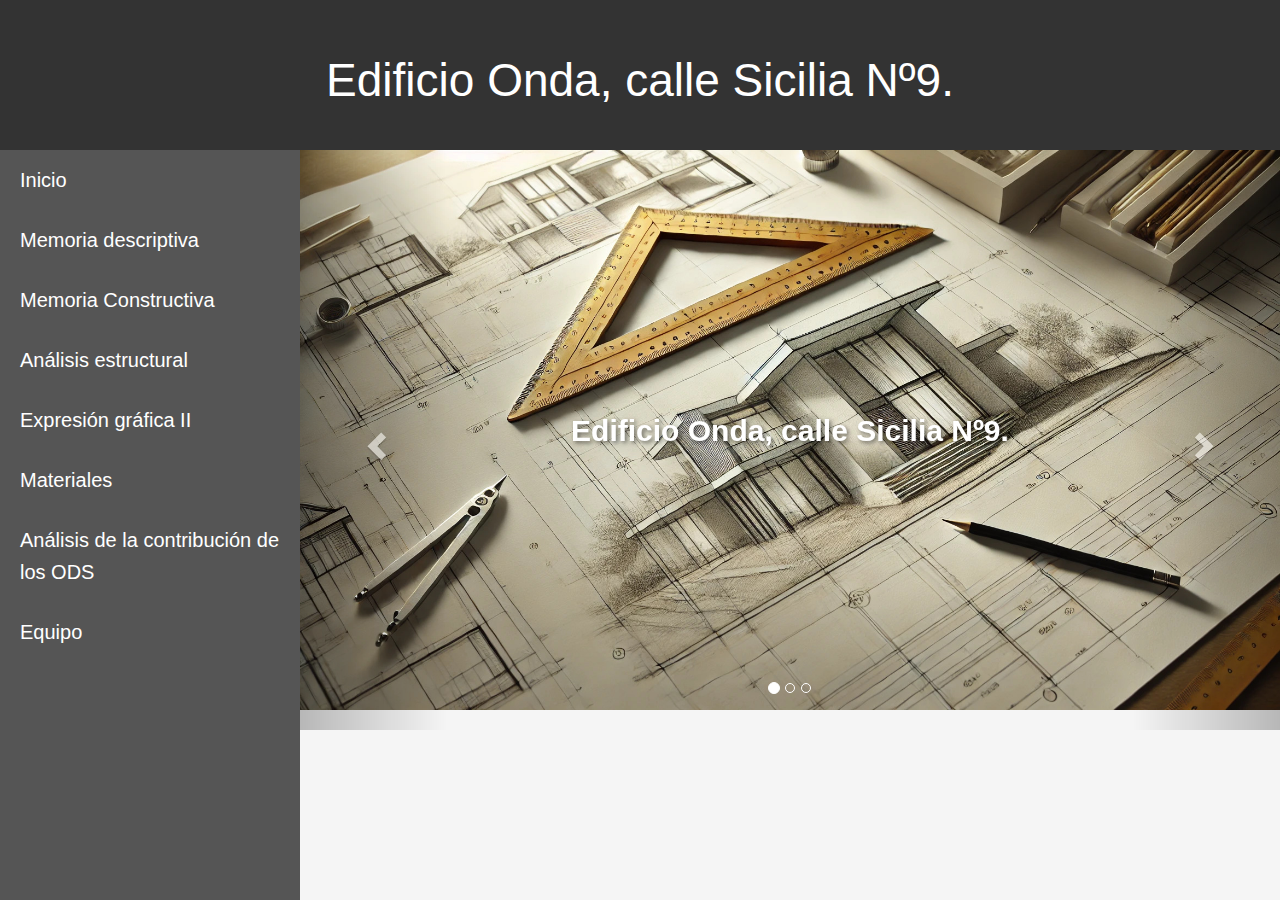
<file: PD2/index.html>
<!DOCTYPE html>
<html lang="es">
<head>
    <meta charset="UTF-8">
    <meta name="viewport" content="width=device-width, initial-scale=1.0">
    <title>P2</title>
    <link rel="stylesheet" href="https://maxcdn.bootstrapcdn.com/bootstrap/3.4.1/css/bootstrap.min.css">
    <script src="https://ajax.googleapis.com/ajax/libs/jquery/3.7.1/jquery.min.js"></script>
    <script src="https://maxcdn.bootstrapcdn.com/bootstrap/3.4.1/js/bootstrap.min.js"></script>
    <link rel="stylesheet" href="styles.css">
</head>
<body>
    <header>
        <h1>Edificio Onda, calle Sicilia Nº9.</h1>
    </header>

    <main class="main-content">
        <nav class="sidenav">
            <ul>
                <li><a href="index.html">Inicio</a></li>
                <li><a href="memDesc.html">Memoria descriptiva</a></li>
                <li><a href="memCons.html">Memoria Constructiva</a></li>
                <li><a href="anaEs.html">Análisis estructural</a></li>
                <li><a href="exprGraf.html">Expresión gráfica II</a></li>
                <li><a href="materales.html">Materiales</a></li>
                <li><a href="ODS.html">Análisis de la contribución de los ODS</a></li>
                <li><a href="Equipo.html">Equipo</a></li>
            </ul>
        </nav>

        <div class="content">
            <!-- Aquí se insertará el contenido específico de cada página -->
            <div class="container">
                <div id="myCarousel" class="carousel slide" data-ride="carousel">
                    <ol class="carousel-indicators">
                        <li data-target="#myCarousel" data-slide-to="0" class="active"></li>
                        <li data-target="#myCarousel" data-slide-to="1"></li>
                        <li data-target="#myCarousel" data-slide-to="2"></li>
                    </ol>
                    <div class="carousel-inner">
                        <div class="item active">
                            <img src="images/imagen1.jpg" style="width:100%;">
                            <h1><a class="textCarrusel">Edificio Onda, calle Sicilia Nº9.</a></h1>
                        </div>
                        <div class="item">
                            <img src="images/imagen2.jpg" style="width:100%;">
                            <a class="textCarrusel" href="https://drive.google.com/drive/folders/1RjOX_IgvTyRRSg4oOB8NAUA20u7cl6E7">
                                <button class="buttonCarrusel">Proyecto</button>
                            </a>
                        </div>
                        <div class="item">
                            <img src="images/imagen3.jpg" style="width:100%;">
                            <h1><a class="textCarrusel" href="Equipo.html">Equipo</a></h1>
                        </div>
                    </div>
                    <a class="left carousel-control" href="#myCarousel" data-slide="prev">
                        <span class="glyphicon glyphicon-chevron-left"></span>
                    </a>
                    <a class="right carousel-control" href="#myCarousel" data-slide="next">
                        <span class="glyphicon glyphicon-chevron-right"></span>
                    </a>
                </div>
            </div>
        </div>
    </main>
</body>
</html>
</file>
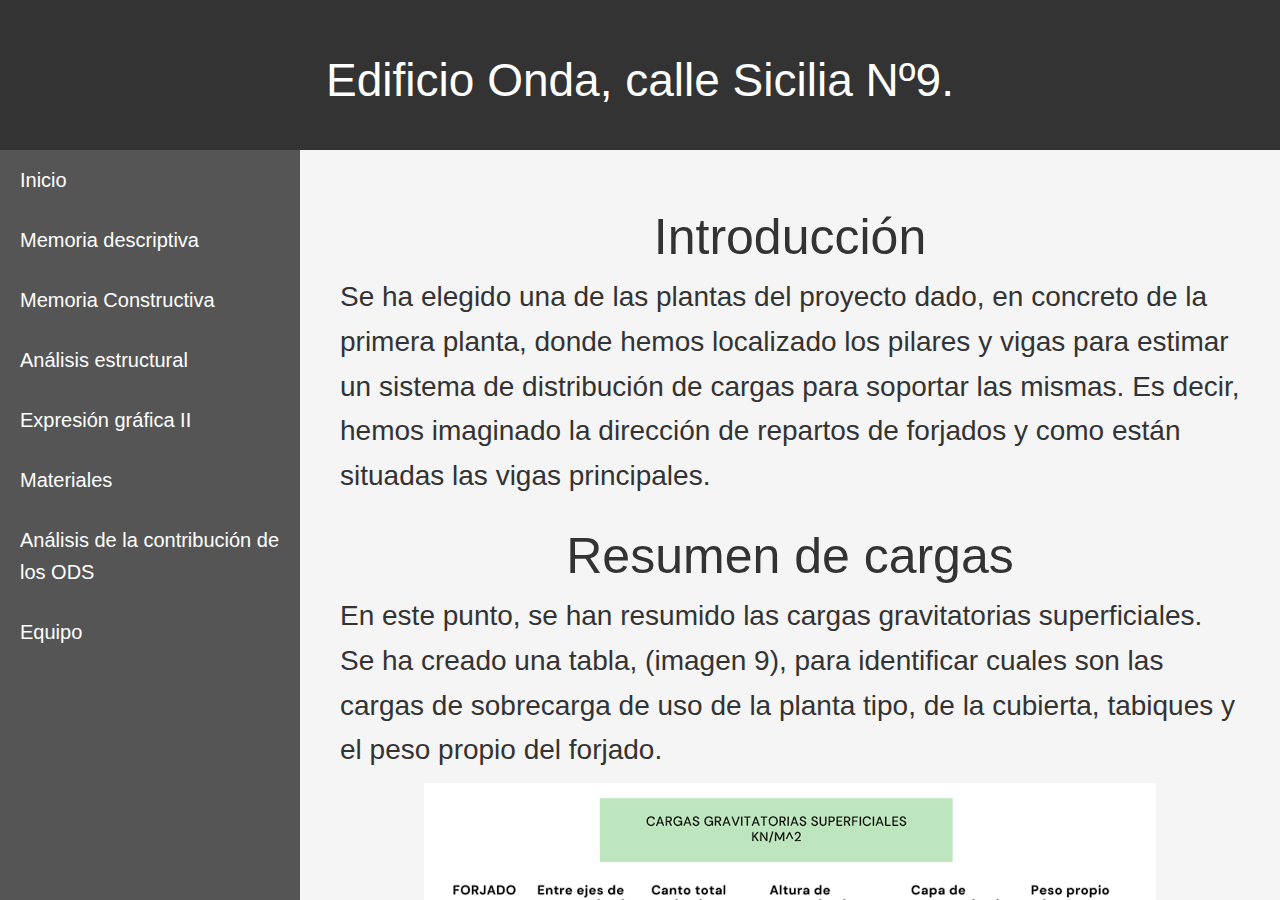
<file: PD2/anaEs.html>
<!DOCTYPE html>
<html lang="es">
<head>
    <meta charset="UTF-8">
    <meta name="viewport" content="width=device-width, initial-scale=1.0">
    <title>P2</title>
    <link rel="stylesheet" href="https://maxcdn.bootstrapcdn.com/bootstrap/3.4.1/css/bootstrap.min.css">
    <script src="https://ajax.googleapis.com/ajax/libs/jquery/3.7.1/jquery.min.js"></script>
    <script src="https://maxcdn.bootstrapcdn.com/bootstrap/3.4.1/js/bootstrap.min.js"></script>
    <link rel="stylesheet" href="styles.css">
</head>
<body>
<script src="script.js"></script>
<header>
    <h1>Edificio Onda, calle Sicilia Nº9.</h1>
</header>

<main class="main-content">
    <nav class="sidenav">
        <ul>
            <li><a href="index.html">Inicio</a></li>
            <li><a href="memDesc.html">Memoria descriptiva</a></li>
            <li><a href="memCons.html">Memoria Constructiva</a></li>
            <li><a href="anaEs.html">Análisis estructural</a></li>
            <li><a href="exprGraf.html">Expresión gráfica II</a></li>
            <li><a href="materales.html">Materiales</a></li>
            <li><a href="ODS.html">Análisis de la contribución de los ODS</a></li>
            <li><a href="Equipo.html">Equipo</a></li>
        </ul>
    </nav>

    <div class="content">
        <!-- Aquí se insertará el contenido específico de cada página -->
        <div class="container">
           <div class="AEcontainer">
               <h2>Introducción</h2>
               <p>Se ha elegido una de las plantas del proyecto dado, en concreto de la primera planta, donde hemos localizado los pilares y vigas para estimar un sistema de distribución de cargas para soportar las mismas. Es decir, hemos imaginado la dirección de repartos de forjados y como están situadas las vigas principales.</p>
               <h2>Resumen de cargas</h2>
               <p>En este punto, se han resumido las cargas gravitatorias superficiales. Se ha creado una tabla, (imagen 9), para identificar cuales son las cargas de sobrecarga de uso de la planta tipo, de la cubierta, tabiques y el peso propio del forjado.</p>
               <img src="images/ae1.png">
               <h2>Distribución de cargas en las distintas plantas</h2>
               <p>Para el estudio de la distribución de cargas en las distintas plantas, se ha escogido una alineación en una planta,</p>
               <img src="images/ae2.png">
               <p>A continuación para realizar el esquema de distribución de cargas en las distintas plantas, por lo que hemos introducido el pórtico tipo longitudinal en el programa CESPLA</p>
               <div>
                   <img src="images/ae3.png">
                   <img src="images/ae4.png">
                   <img src="images/ae5.png">
               </div>

           </div>
        </div>
    </div>
</main>
</body>
</html>
</file>
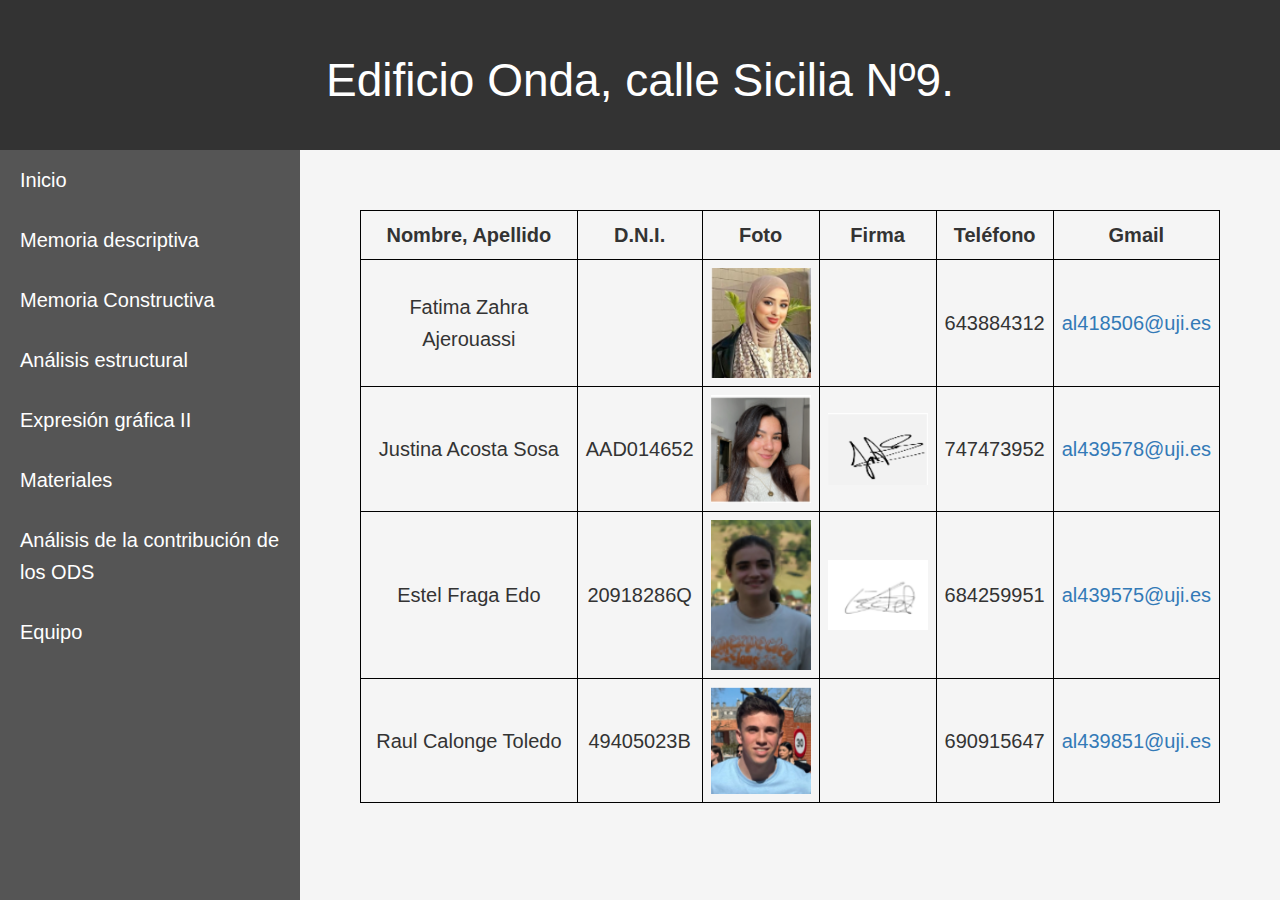
<file: PD2/Equipo.html>
<!DOCTYPE html>
<html lang="es">
<head>
    <meta charset="UTF-8">
    <meta name="viewport" content="width=device-width, initial-scale=1.0">
    <title>P2</title>
    <link rel="stylesheet" href="https://maxcdn.bootstrapcdn.com/bootstrap/3.4.1/css/bootstrap.min.css">
    <script src="https://ajax.googleapis.com/ajax/libs/jquery/3.7.1/jquery.min.js"></script>
    <script src="https://maxcdn.bootstrapcdn.com/bootstrap/3.4.1/js/bootstrap.min.js"></script>
    <link rel="stylesheet" href="styles.css">
</head>
<body>
<script src="script.js"></script>
<header>
    <h1>Edificio Onda, calle Sicilia Nº9.</h1>
</header>

<main class="main-content">
    <nav class="sidenav">
        <ul>
            <li><a href="index.html">Inicio</a></li>
            <li><a href="memDesc.html">Memoria descriptiva</a></li>
            <li><a href="memCons.html">Memoria Constructiva</a></li>
            <li><a href="anaEs.html">Análisis estructural</a></li>
            <li><a href="exprGraf.html">Expresión gráfica II</a></li>
            <li><a href="materales.html">Materiales</a></li>
            <li><a href="ODS.html">Análisis de la contribución de los ODS</a></li>
            <li><a href="Equipo.html">Equipo</a></li>
        </ul>
    </nav>

    <div class="content">
        <!-- Aquí se insertará el contenido específico de cada página -->
        <div class="container">
            <div class="EquipoContainer">
                <table>
                    <tr>
                        <th>Nombre, Apellido</th>
                        <th>D.N.I.</th>
                        <th>Foto</th>
                        <th>Firma</th>
                        <th>Teléfono</th>
                        <th>Gmail</th>
                    </tr>
                    <tr>
                        <td>Fatima Zahra Ajerouassi</td>
                        <td></td>
                        <td><img src="images/e1.png" alt="Foto de Fatima"></td>
                        <td></td>
                        <td>643884312</td>
                        <td><a>al418506@uji.es</a></td>
                    </tr>
                    <tr>
                        <td>Justina Acosta Sosa</td>
                        <td>AAD014652</td>
                        <td><img src="images/e2.png" alt="Foto de Justina"></td>
                        <td><img src="images/e21.png" alt="Firma de Justina"></td>
                        <td>747473952</td>
                        <td><a>al439578@uji.es</a></td>
                    </tr>
                    <tr>
                        <td>Estel Fraga Edo</td>
                        <td>20918286Q</td>
                        <td><img src="images/e3.png" alt="Foto de Estel"></td>
                        <td><img src="images/e22.png" alt="Firma de Estel"></td>
                        <td>684259951</td>
                        <td><a>al439575@uji.es</a></td>
                    </tr>
                    <tr>
                        <td>Raul Calonge Toledo</td>
                        <td>49405023B</td>
                        <td><img src="images/e4.png" alt="Foto de Raul"></td>
                        <td></td>
                        <td>690915647</td>
                        <td><a>al439851@uji.es</a></td>
                    </tr>
                </table>
            </div>
        </div>
    </div>
</main>
</body>
</html>
</file>
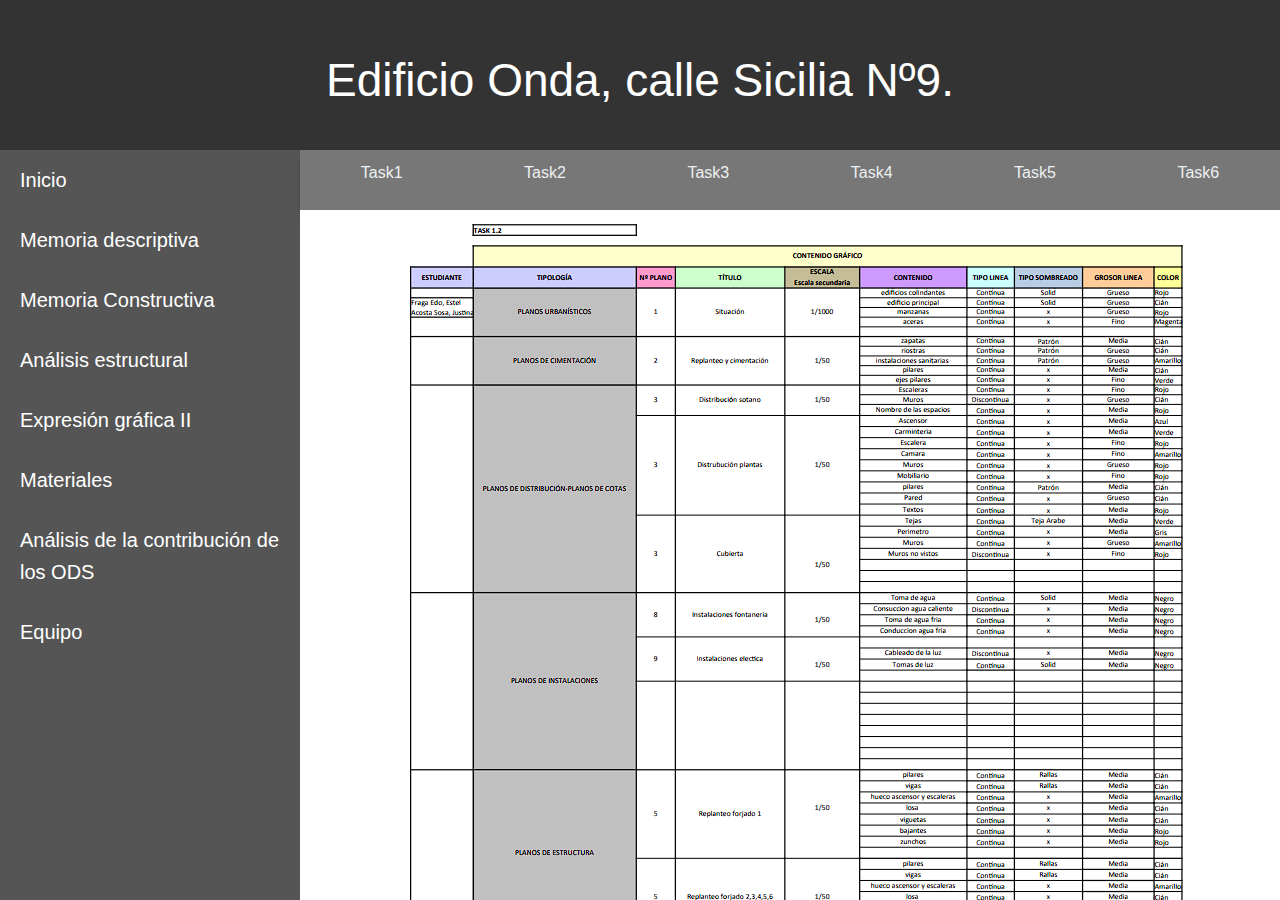
<file: PD2/exprGraf.html>
<!DOCTYPE html>
<html lang="es">
<head>
    <meta charset="UTF-8">
    <meta name="viewport" content="width=device-width, initial-scale=1.0">
    <title>P2</title>
    <link rel="stylesheet" href="https://maxcdn.bootstrapcdn.com/bootstrap/3.4.1/css/bootstrap.min.css">
    <script src="https://ajax.googleapis.com/ajax/libs/jquery/3.7.1/jquery.min.js"></script>
    <script src="https://maxcdn.bootstrapcdn.com/bootstrap/3.4.1/js/bootstrap.min.js"></script>
    <link rel="stylesheet" href="styles.css">
</head>
<body>
<script src="script.js"></script>
<header>
    <h1>Edificio Onda, calle Sicilia Nº9.</h1>
</header>

<main class="main-content">
    <nav class="sidenav">
        <ul>
            <li><a href="index.html">Inicio</a></li>
            <li><a href="memDesc.html">Memoria descriptiva</a></li>
            <li><a href="memCons.html">Memoria Constructiva</a></li>
            <li><a href="anaEs.html">Análisis estructural</a></li>
            <li><a href="exprGraf.html">Expresión gráfica II</a></li>
            <li><a href="materales.html">Materiales</a></li>
            <li><a href="ODS.html">Análisis de la contribución de los ODS</a></li>
            <li><a href="Equipo.html">Equipo</a></li>
        </ul>
    </nav>

    <div class="content">
        <!-- Aquí se insertará el contenido específico de cada página -->
        <div class="container">
            <nav class="MCnav">
                <ul>
                    <li><a href="#" data-target="container1">Task1</a></li>
                    <li><a href="#" data-target="container2">Task2</a></li>
                    <li><a href="#" data-target="container3">Task3</a></li>
                    <li><a href="#" data-target="container4">Task4</a></li>
                    <li><a href="#" data-target="container5">Task5</a></li>
                    <li><a href="#" data-target="container6">Task6</a></li>
                </ul>
            </nav>
            <div class="containerEG">
                <div id="container1" class="containerMC active"><img src="images/EG1.png">
                    <img src="images/EG2.png"></div>
                <div id="container2" class="containerMC"><img src="images/EG3.png"></div>
                <div id="container3" class="containerMC"><img src="images/EG4.png">
                    <img src="images/EG5.png">
                    <img src="images/EG6.png">
                </div>
                <div id="container4" class="containerMC"><img src="images/EG7.png">
                    <img src="images/EG8.png"></div>
                <div id="container5" class="containerMC"><img src="images/EG9.png"><img src="images/EG10.png"></div>
                <div id="container6" class="containerMC"><img src="images/EG11.png">
                    <img src="images/EG12.png">
                    <img src="images/EG13.png">
                </div>
            </div>
        </div>
    </div>
</main>
</body>
</html>
</file>
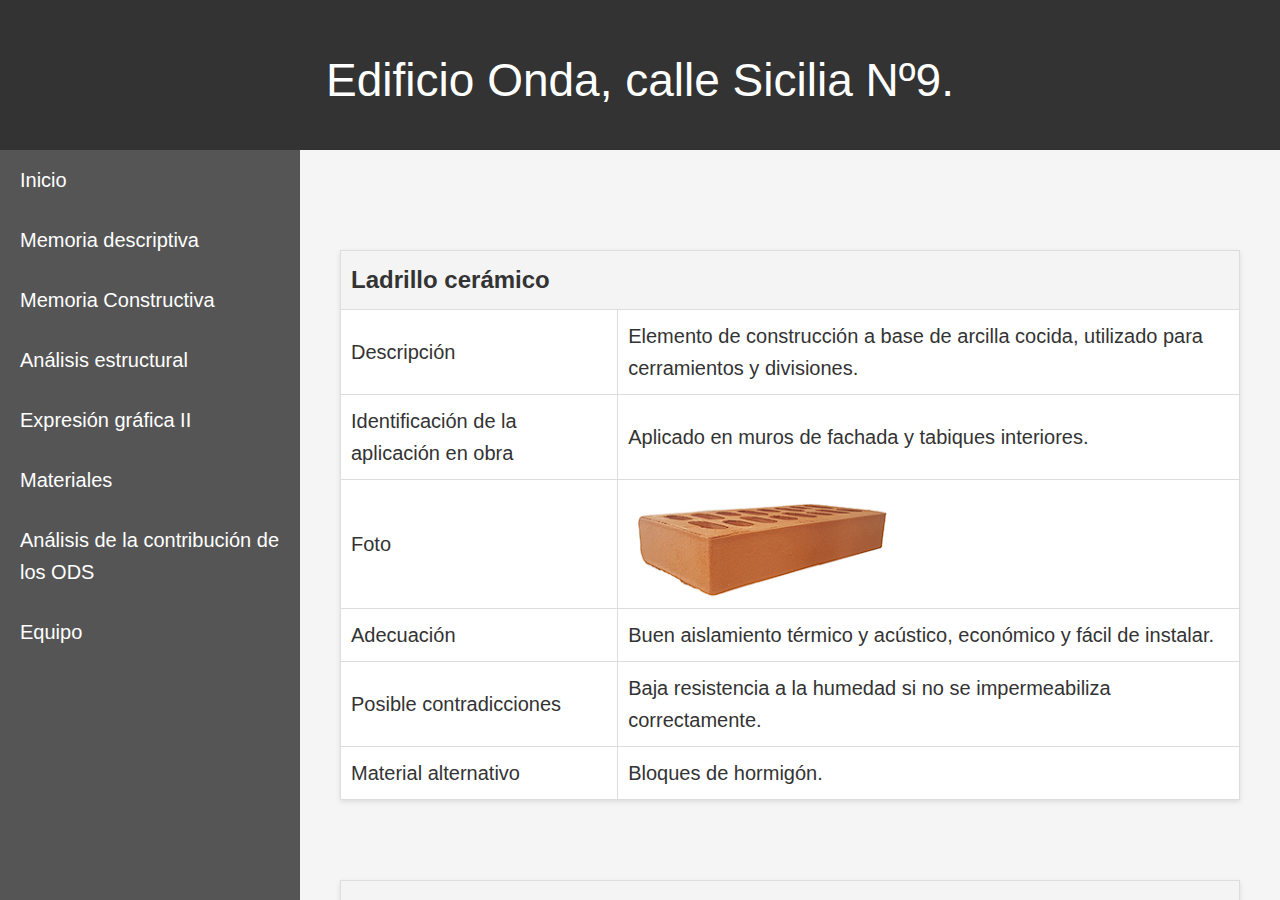
<file: PD2/materales.html>
<!DOCTYPE html>
<html lang="es">
<head>
    <meta charset="UTF-8">
    <meta name="viewport" content="width=device-width, initial-scale=1.0">
    <title>P2</title>
    <link rel="stylesheet" href="https://maxcdn.bootstrapcdn.com/bootstrap/3.4.1/css/bootstrap.min.css">
    <script src="https://ajax.googleapis.com/ajax/libs/jquery/3.7.1/jquery.min.js"></script>
    <script src="https://maxcdn.bootstrapcdn.com/bootstrap/3.4.1/js/bootstrap.min.js"></script>
    <link rel="stylesheet" href="styles.css">
</head>
<body>
<script src="script.js"></script>
<header>
    <h1>Edificio Onda, calle Sicilia Nº9.</h1>
</header>

<main class="main-content">
    <nav class="sidenav">
        <ul>
            <li><a href="index.html">Inicio</a></li>
            <li><a href="memDesc.html">Memoria descriptiva</a></li>
            <li><a href="memCons.html">Memoria Constructiva</a></li>
            <li><a href="anaEs.html">Análisis estructural</a></li>
            <li><a href="exprGraf.html">Expresión gráfica II</a></li>
            <li><a href="materales.html">Materiales</a></li>
            <li><a href="ODS.html">Análisis de la contribución de los ODS</a></li>
            <li><a href="Equipo.html">Equipo</a></li>
        </ul>
    </nav>

    <div class="content">
        <!-- Aquí se insertará el contenido específico de cada página -->
        <div class="container">
            <div class="containerMat">
                <table>
                    <tr>
                        <th colspan="2" class="material-title">Ladrillo cerámico</th>
                    </tr>
                    <tr>
                        <td>Descripción</td>
                        <td>Elemento de construcción a base de arcilla cocida, utilizado para cerramientos y divisiones.</td>
                    </tr>
                    <tr>
                        <td>Identificación de la aplicación en obra</td>
                        <td>Aplicado en muros de fachada y tabiques interiores.</td>
                    </tr>
                    <tr>
                        <td>Foto</td>
                        <td><img src="images/img1.png" alt="Ladrillo cerámico"></td>
                    </tr>
                    <tr>
                        <td>Adecuación</td>
                        <td>Buen aislamiento térmico y acústico, económico y fácil de instalar.</td>
                    </tr>
                    <tr>
                        <td>Posible contradicciones</td>
                        <td>Baja resistencia a la humedad si no se impermeabiliza correctamente.</td>
                    </tr>
                    <tr>
                        <td>Material alternativo</td>
                        <td>Bloques de hormigón.</td>
                    </tr>
                </table>

                <table>
                    <tr>
                        <th colspan="2" class="material-title">Baldosas cerámicas</th>
                    </tr>
                    <tr>
                        <td>Descripción</td>
                        <td>Revestimientos de cerámica de alta calidad, utilizados para pisos y paredes, resistentes al desgaste.</td>
                    </tr>
                    <tr>
                        <td>Identificación de la aplicación en obra</td>
                        <td>Acabados de suelos y paredes en cocinas, baños y zonas comunes.</td>
                    </tr>
                    <tr>
                        <td>Foto</td>
                        <td><img src="images/img2.png" alt="Baldosas cerámicas"></td>
                    </tr>
                    <tr>
                        <td>Adecuación</td>
                        <td>Durabilidad, fácil limpieza, amplia variedad de diseños y colores.</td>
                    </tr>
                    <tr>
                        <td>Posible contradicciones</td>
                        <td>Fragilidad frente a impactos y posible acumulación de manchas si no se trata adecuadamente.</td>
                    </tr>
                    <tr>
                        <td>Material alternativo</td>
                        <td>Porcelanato.</td>
                    </tr>
                </table>
                <table>
                    <tr>
                        <th colspan="2" class="material-title">Acero</th>
                    </tr>
                    <tr>
                        <td>Descripción</td>
                        <td>Material metálico de alta resistencia usado como refuerzo en estructuras de hormigón armado.</td>
                    </tr>
                    <tr>
                        <td>Identificación de la aplicación en obra</td>
                        <td>Refuerzo de pilares, vigas y cimentaciones.</td>
                    </tr>
                    <tr>
                        <td>Foto</td>
                        <td><img src="images/img3.png" alt="Acero"></td>
                    </tr>
                    <tr>
                        <td>Adecuación</td>
                        <td>Excelente resistencia a tracción, versatilidad y compatibilidad con hormigón.</td>
                    </tr>
                    <tr>
                        <td>Posible contradicciones</td>
                        <td>Corrosión si no está protegido adecuadamente.</td>
                    </tr>
                    <tr>
                        <td>Material alternativo</td>
                        <td>Aluminio en estructuras ligeras.</td>
                    </tr>
                </table>

                <table>
                    <tr>
                        <th colspan="2" class="material-title">Mortero de cemento</th>
                    </tr>
                    <tr>
                        <td>Descripción</td>
                        <td>Mezcla de cemento, arena y agua para acabados superficiales y unión de piezas.</td>
                    </tr>
                    <tr>
                        <td>Identificación de la aplicación en obra</td>
                        <td>Enlucido de paredes, colocación de ladrillos y nivelación de superficies.</td>
                    </tr>
                    <tr>
                        <td>Foto</td>
                        <td><img src="images/img4.png" alt="Mortero de cemento"></td>
                    </tr>
                    <tr>
                        <td>Adecuación</td>
                        <td>Buena adherencia, versatilidad y durabilidad.</td>
                    </tr>
                    <tr>
                        <td>Posible contradicciones</td>
                        <td>Sensible a mezclas inadecuadas.</td>
                    </tr>
                    <tr>
                        <td>Material alternativo</td>
                        <td>Mortero de cal.</td>
                    </tr>
                </table>

                <table>
                    <tr>
                        <th colspan="2" class="material-title">Mármol</th>
                    </tr>
                    <tr>
                        <td>Descripción</td>
                        <td>Piedra natural utilizada en acabados de lujo.</td>
                    </tr>
                    <tr>
                        <td>Identificación de la aplicación en obra</td>
                        <td>Pisos y revestimientos en áreas exclusivas.</td>
                    </tr>
                    <tr>
                        <td>Foto</td>
                        <td><img src="images/img5.png" alt="Mármol"></td>
                    </tr>
                    <tr>
                        <td>Adecuación</td>
                        <td>Elegancia, durabilidad y fácil limpieza.</td>
                    </tr>
                    <tr>
                        <td>Posible contradicciones</td>
                        <td>Alto costo y propenso a rayaduras.</td>
                    </tr>
                    <tr>
                        <td>Material alternativo</td>
                        <td>Granito.</td>
                    </tr>
                </table>
            </div>
        </div>
    </div>
</main>
</body>
</html>
</file>
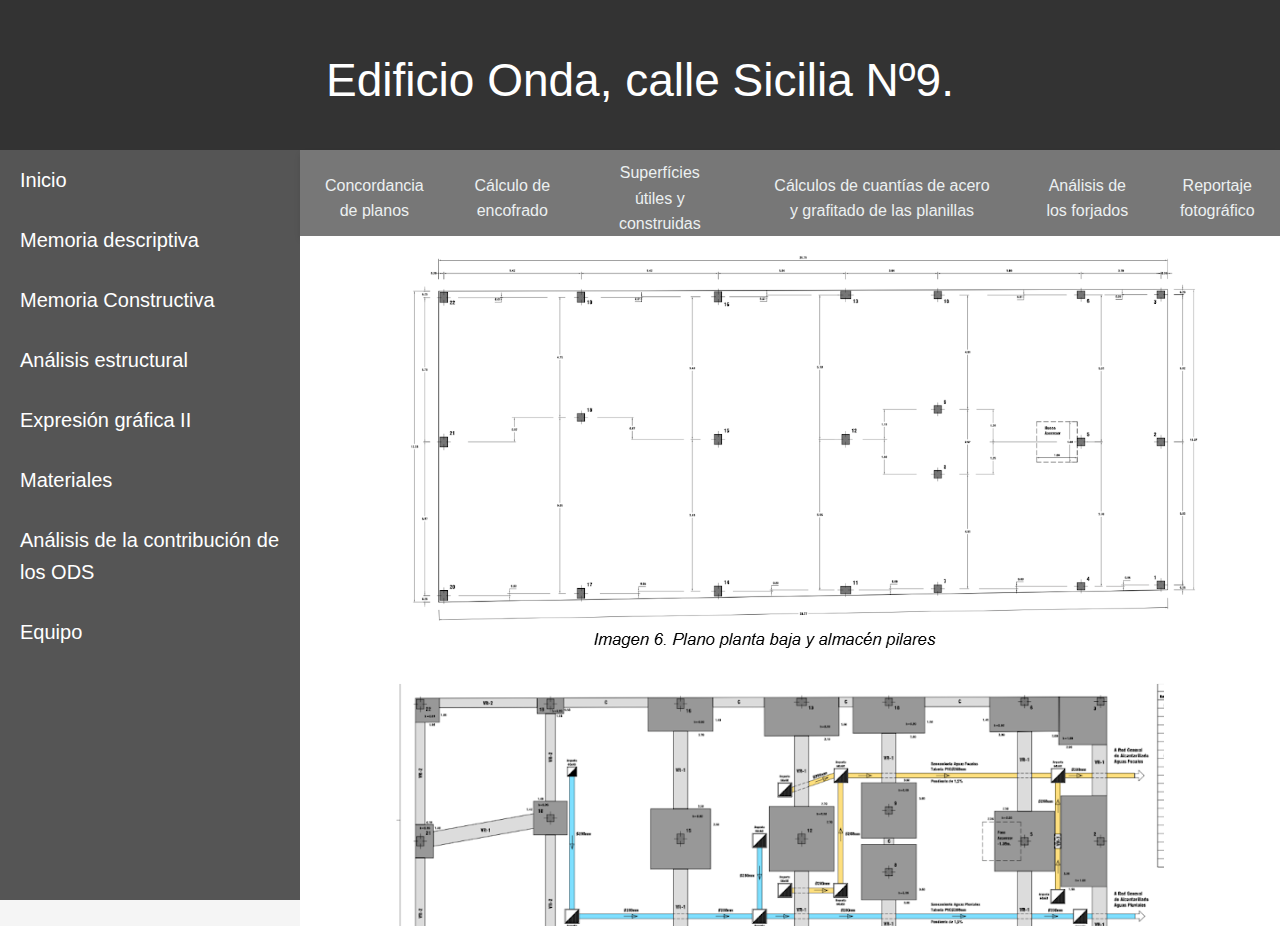
<file: PD2/memCons.html>
<!DOCTYPE html>
<html lang="es">
<head>
    <meta charset="UTF-8">
    <meta name="viewport" content="width=device-width, initial-scale=1.0">
    <title>P2</title>
    <link rel="stylesheet" href="https://maxcdn.bootstrapcdn.com/bootstrap/3.4.1/css/bootstrap.min.css">
    <script src="https://ajax.googleapis.com/ajax/libs/jquery/3.7.1/jquery.min.js"></script>
    <script src="https://maxcdn.bootstrapcdn.com/bootstrap/3.4.1/js/bootstrap.min.js"></script>
    <link rel="stylesheet" href="styles.css">
</head>
<body>
<script src="script.js" ></script>
<header>
    <h1>Edificio Onda, calle Sicilia Nº9.</h1>
</header>

<main class="main-content">
    <nav class="sidenav">
        <ul>
            <li><a href="index.html">Inicio</a></li>
            <li><a href="memDesc.html">Memoria descriptiva</a></li>
            <li><a href="memCons.html">Memoria Constructiva</a></li>
            <li><a href="anaEs.html">Análisis estructural</a></li>
            <li><a href="exprGraf.html">Expresión gráfica II</a></li>
            <li><a href="materales.html">Materiales</a></li>
            <li><a href="ODS.html">Análisis de la contribución de los ODS</a></li>
            <li><a href="Equipo.html">Equipo</a></li>
        </ul>
    </nav>

    <div class="content">
        <!-- Aquí se insertará el contenido específico de cada página -->
        <div class="container">
            <nav class="MCnav">
                <ul>
                    <li><a href="#" data-target="container1">Concordancia de planos</a></li>
                    <li><a href="#" data-target="container2">Cálculo de encofrado</a></li>
                    <li><a href="#" data-target="container3">Superfícies útiles y construidas</a></li>
                    <li><a href="#" data-target="container4">Cálculos de cuantías de acero y grafitado de las planillas</a></li>
                    <li><a href="#" data-target="container5">Análisis de los forjados</a></li>
                    <li><a href="#" data-target="container6">Reportaje fotográfico</a></li>

                </ul>
            </nav>

            <div class="containerEG">
                <div id="container1" class="containerMC"><img src="images/MC1.png"><img src="images/MC2.png"><img src="images/MC3.png"></div>
                <div id="container2" class="containerMC"><img src="images/MC4.png"><img src="images/MC5.png"><img src="images/MC6.png"></div>
                <div id="container3" class="containerMC"><img src="images/MC7.png"></div>
                <div id="container4" class="containerMC"><img src="images/MC8.png"><img src="images/MC9.png"></div>
                <div id="container5" class="containerMC">
                    <p>Nos encontramos con forjados unidireccionales con bovedilla de hormigón armado, en el cual, todos los forjados “in situ”, tienen capa de compresión 5 cm, con bovedilla de hormigón 25x25x56. También semiviguetas armadas.
                    </p>
                    <img src="images/MC10.png"></div>
                <div id="container6" class="containerMC"><img src="images/MC11.png"><img src="images/MC12.png"><img src="images/MC13.png"><img src="images/MC14.png"><img src="images/MC15.png"></div>

            </div>



        </div>
    </div>
</main>
</body>
</html>
</file>
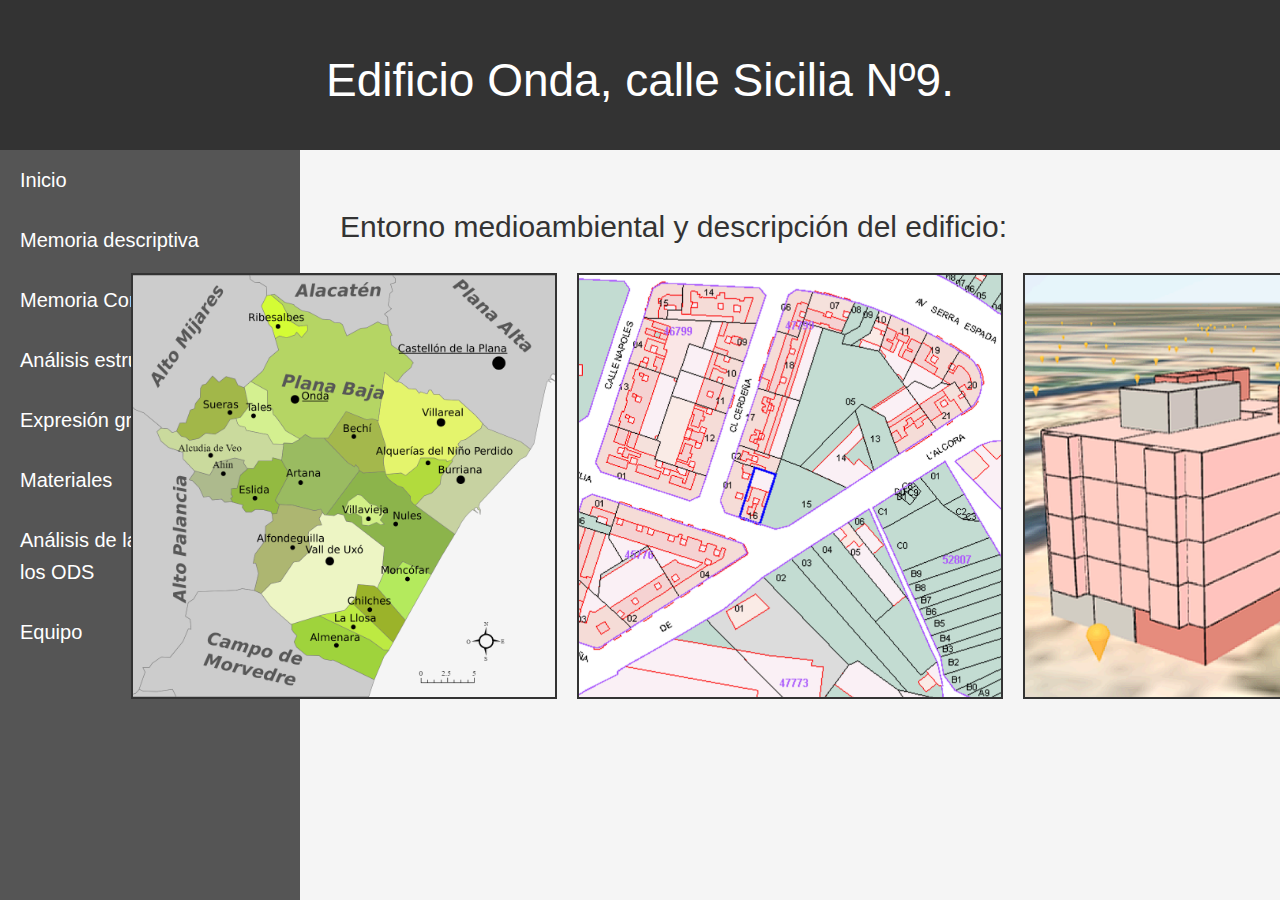
<file: PD2/memDesc.html>
<!DOCTYPE html>
<html lang="es">
<head>
    <meta charset="UTF-8">
    <meta name="viewport" content="width=device-width, initial-scale=1.0">
    <title>P2</title>
    <link rel="stylesheet" href="https://maxcdn.bootstrapcdn.com/bootstrap/3.4.1/css/bootstrap.min.css">
    <script src="https://ajax.googleapis.com/ajax/libs/jquery/3.7.1/jquery.min.js"></script>
    <script src="https://maxcdn.bootstrapcdn.com/bootstrap/3.4.1/js/bootstrap.min.js"></script>
    <link rel="stylesheet" href="styles.css">
</head>
<body>
<header>
    <h1>Edificio Onda, calle Sicilia Nº9.</h1>
</header>

<main class="main-content">
    <nav class="sidenav">
        <ul>
            <li><a href="index.html">Inicio</a></li>
            <li><a href="memDesc.html">Memoria descriptiva</a></li>
            <li><a href="memCons.html">Memoria Constructiva</a></li>
            <li><a href="anaEs.html">Análisis estructural</a></li>
            <li><a href="exprGraf.html">Expresión gráfica II</a></li>
            <li><a href="materales.html">Materiales</a></li>
            <li><a href="ODS.html">Análisis de la contribución de los ODS</a></li>
            <li><a href="Equipo.html">Equipo</a></li>
        </ul>
    </nav>
    <div class="content">
        <div class="containerMD">
            <div class="MDTitle">
                <h2>Entorno medioambiental y descripción del edificio:</h2>
            </div>
            <div class="MDContentImg">
                <div class="imageMD">
                    <img src="images/imagen1.png" class="imageMd1">
                    <img src="images/md2.png" class="imageMd1">
                    <img src="images/md3.png" class="imageMd1">
                </div>
            </div>
        </div>
    </div>
</main>
</body>
</html>
</file>
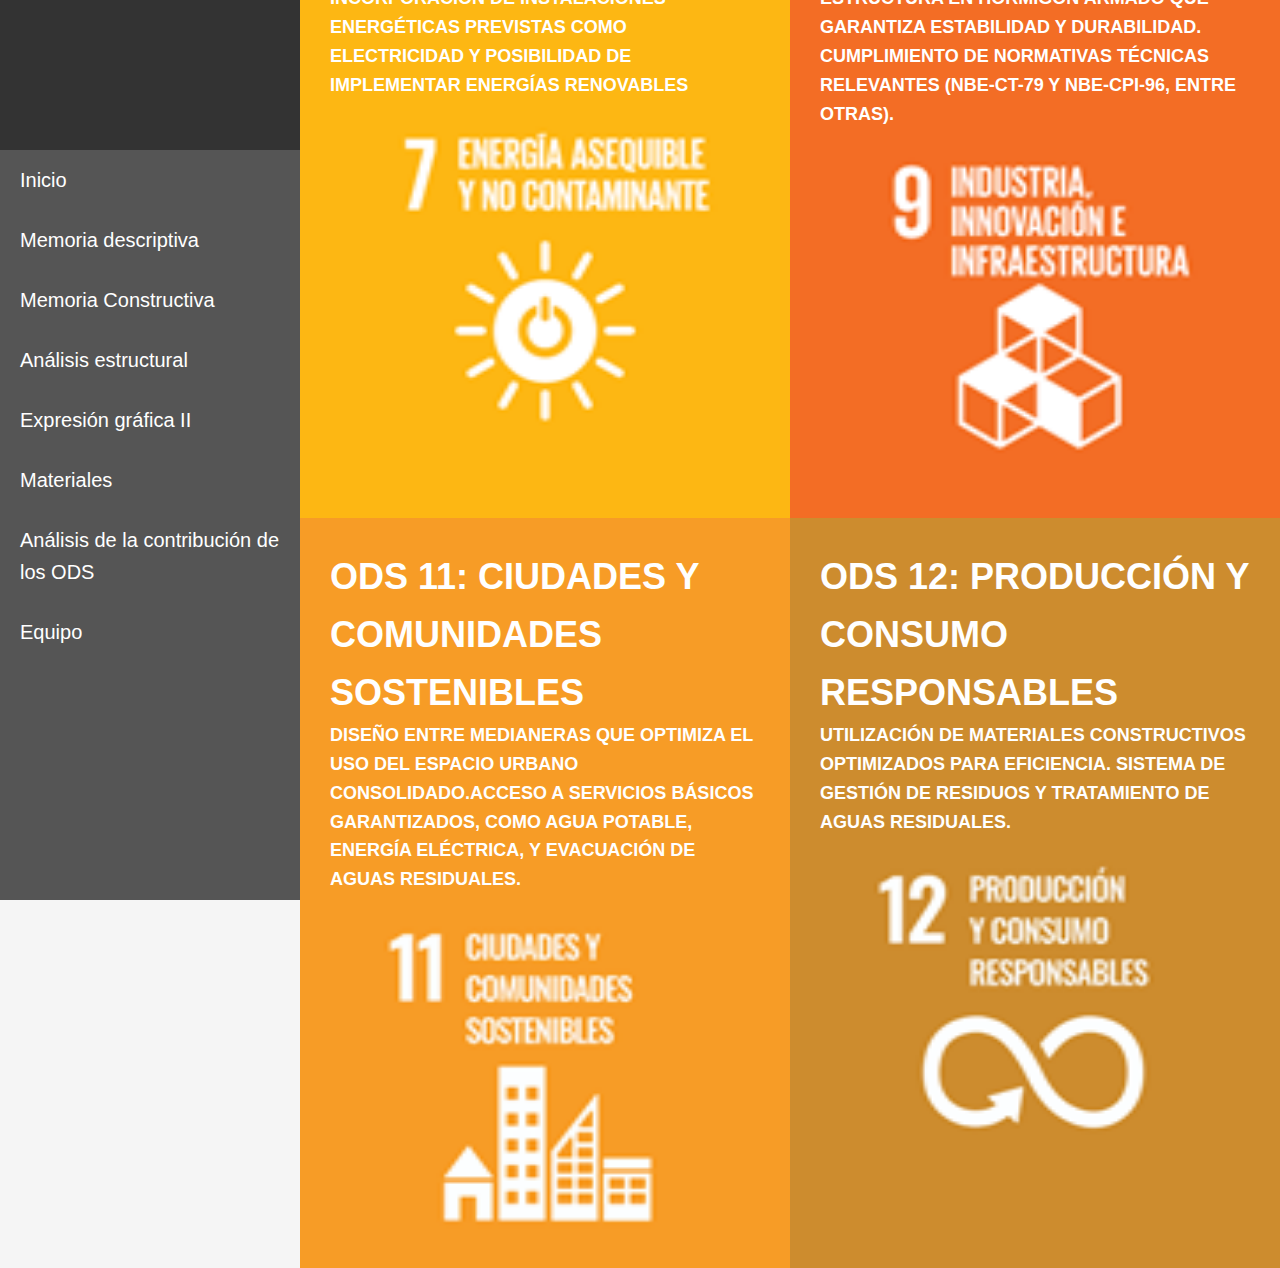
<file: PD2/ODS.html>
<!DOCTYPE html>
<html lang="es">
<head>
    <meta charset="UTF-8">
    <meta name="viewport" content="width=device-width, initial-scale=1.0">
    <title>P2</title>
    <link rel="stylesheet" href="https://maxcdn.bootstrapcdn.com/bootstrap/3.4.1/css/bootstrap.min.css">
    <script src="https://ajax.googleapis.com/ajax/libs/jquery/3.7.1/jquery.min.js"></script>
    <script src="https://maxcdn.bootstrapcdn.com/bootstrap/3.4.1/js/bootstrap.min.js"></script>
    <link rel="stylesheet" href="styles.css">
</head>
<body>
<header>
    <h1>Edificio Onda, calle Sicilia Nº9.</h1>
</header>

<main class="main-content">
    <nav class="sidenav">
        <ul>
            <li><a href="index.html">Inicio</a></li>
            <li><a href="memDesc.html">Memoria descriptiva</a></li>
            <li><a href="memCons.html">Memoria Constructiva</a></li>
            <li><a href="anaEs.html">Análisis estructural</a></li>
            <li><a href="exprGraf.html">Expresión gráfica II</a></li>
            <li><a href="materales.html">Materiales</a></li>
            <li><a href="ODS.html">Análisis de la contribución de los ODS</a></li>
            <li><a href="Equipo.html">Equipo</a></li>
        </ul>
    </nav>

    <div class="content">
        <!-- Aquí se insertará el contenido específico de cada página -->
        <div class="containerODS">
            <div>
                <div class="ODS7">
                    <span>ODS 7: ENERGÍA ASEQUIBLE Y NO CONTAMINANTE</span>
                    <p>Incorporación de instalaciones energéticas previstas como electricidad y posibilidad de implementar energías renovables
                    </p>
                    <img src="images/ODS7.png">
                </div>
                <div class="ODS9">
                    <span>ODS 9: INDUSTRIA INNOVACIÓN E INFRAESTRUCTURA</span>
                    <p>
                        Estructura en hormigón armado que garantiza estabilidad y durabilidad. Cumplimiento de normativas técnicas relevantes (NBE-CT-79 y NBE-CPI-96, entre otras).

                    </p>
                    <img src="images/ODS9.png">

                </div>
            </div>
            <div>
                <div class="ODS11">
                    <span>ODS 11: CIUDADES Y COMUNIDADES SOSTENIBLES</span>
                    <p>
                        Diseño entre medianeras que optimiza el uso del espacio urbano consolidado.Acceso a servicios básicos garantizados, como agua potable, energía eléctrica, y evacuación de aguas residuales.
                    </p>
                    <img src="images/ODS11.png">

                </div>
                <div class="ODS12">
                    <span>ODS 12: PRODUCCIÓN Y CONSUMO RESPONSABLES</span>
                    <p>
                        Utilización de materiales constructivos optimizados para eficiencia. Sistema de gestión de residuos y tratamiento de aguas residuales.
                    </p>
                    <img src="images/ODS12.png">

                </div>
            </div>
        </div>

    </div>
</main>
</body>
</html>
</file>
<file: PD2/styles.css>
/* Estilos generales */
body {
    font-family: 'Roboto', sans-serif;
    margin: 0;
    padding: 0;
    background-color: #f5f5f5;
    color: #333;
    line-height: 1.6;
}

header {
    right: 0;
    top: 0;
    width: 100%;
    position: absolute;
    background-color: #333;
    background-size: cover;
    color: white;
    height: 150px;
    justify-content: center;
    align-items: center;
    display: flex;
}

header h1 {
    font-size: 46px;
}

/* navegador */

.sidenav {
    background-color: #555555;
    width: 300px;
    height: calc(100vh - 150px);
    position: absolute;
    top: 150px;
    left: 0;
}

.sidenav ul {
    list-style-type: none;
    padding: 0;
    margin: 0;
    display: flex;
    flex-direction: column;
}

.sidenav ul li {
    flex: 1;
}

.sidenav ul li a {
    font-size: 20px;
    color: white;
    text-decoration: none;
    padding: 14px 20px;
    display: block;
}

.sidenav ul li a:hover {
    background-color: #ddd;
    color: #333;
    text-decoration: none;
}

/* bloques */
.main-content {
    display: flex;
}

.sidenav {
    flex: 1;
    width: 300px;
    max-width: 300px;
}

.content {
    flex: 5;
    display: flex;
    position: absolute;
    top: 150px;
    left: 300px;
}

/* Estilos del carrusel */
.carousel {
    width: 100%;
    max-height: calc(100vh - 150px);
    margin: 0;
    padding: 0;
    overflow: hidden;
    align-items: center;
    justify-content: center;
}
.buttonCarrusel{
    align-self: center;
    justify-self: center;
    color: #333333;
    background-color: rgb(176, 28 , 46 , 0.8);
}
.container {
    margin: 0;
    padding: 0;
    width: calc(100vw - 300px);
    height: calc(100vh - 150px);
    align-items: center;
    justify-content: center;
}

.item img {
    align-items: center;
    justify-content: center;
    height: auto;
    object-fit: cover;
}

.item {
    align-items: center;
    justify-content: center;
}

.textCarrusel {
    position: absolute;
    top: 50%;
    left: 50%;
    transform: translate(-50%, -50%);
    color: white;
    font-size: 3rem;
    font-weight: bold;
    text-shadow: 2px 2px 4px rgba(0, 0, 0, 0.5);
    z-index: 10;
}

.textCarrusel:hover {
    position: absolute;
    top: 50%;
    left: 50%;
    transform: translate(-50%, -50%);
    color: white;
    font-size: 3rem;
    font-weight: bold;
    text-shadow: 2px 2px 4px rgba(0, 0, 0, 0.5);
    z-index: 10;
    text-decoration: none;
}

/* MD */
.containerMD {
    margin: 20px;
    width: calc(100vw - 340px);
    height: calc(100vh - 190px);
    display: flex;
    flex-direction: column;
}

.MDContent {
    display: flex;
    justify-content: center;
    max-height: 40%;
    flex: 2;
}

.MDTitle {
    flex: 0;
    padding: 20px;
    padding: 20px;
}

.textMD {
    padding: 5px;
    flex: 2;
    align-items: center;
    justify-content: center;
}

.imageMD {
    flex: 1;
    display: flex;
    justify-content: center;
    align-items: center;
    gap: 20px;
}

.imageMd1 {
    aspect-ratio: 1/1;
    border: #333 solid 2px;
    height: 100%;
    width: auto;
    object-fit: cover;
}

.MDContentImg {
    display: flex;
    justify-content: center;
    max-height: 60%;
    flex: 5;
}

/* MC */
/* General Styles for Navigation */
.MCnav {
    background-color: #777; /* Fondo oscuro */
    box-shadow: 0 4px 6px rgba(0, 0, 0, 0.1);
}

/* Make the list horizontal */
.MCnav ul {
    list-style: none;
    margin: 0;
    padding: 0;
    display: flex;
    justify-content: space-around; /* Espaciado uniforme */
    align-items: center;
    text-align: center;
}

/* Style list items */
.MCnav li {
    margin: 0 10px;
}

/* Style the links */
.MCnav a {
    width: 100%;
    height: 60px;
    text-decoration: none;
    color: #ecf0f1; /* Blanco suave */
    font-family: 'Arial', sans-serif;
    font-size: 16px;
    padding: 10px 15px;
    text-align: center;
    display: inline-block;
    transition: background-color 0.3s, color 0.3s;
}

/* Hover effects */
.MCnav a:hover {
    background-color: #999; /* Azul brillante */
    color: #ffffff;
}

.containerMC {
    display: none; /* Ocultar todos los contenedores por defecto */
}
.containerMC p{
    font-size: 28px;
    padding: 30px;
    margin-right: 200px;
    margin-left: 200px;

}

.containerMC.active {
    display: block; /* Mostrar el contenedor cuando tenga la clase active */
}


/* Analisis estructural */
.AEcontainer {
    display: flex;
    flex-direction: column;
    width: calc(100vw - 300px);
    height: calc(100vh - 150px);
    padding: 40px;
    overflow-y: auto; /* Muestra el scroll solo si es necesario */
    align-items: center;
}

.AEcontainer p {
    font-size: 28px;
}

.AEcontainer h2 {
    font-size: 50px;
}

/* Equipo */
table {
    font-size: 20px;
    width: calc(100vw - 420px);
    border-collapse: collapse;
    margin: 60px;
}

th, td {
    border: 1px solid black;
    text-align: center;
    padding: 8px;
}

td img {
    width: 100px;
    height: auto;
}

/* EG */
.containerEG {
    margin: 0;
    padding: 0;
    width: calc(100vw - 300px);
    height: calc(100vh - 210px);
    overflow-y: auto; /* Habilita el desplazamiento vertical */
    position: relative;
    box-sizing: border-box; /* Asegura que padding y border estén incluidos en el tamaño del contenedor */
    background-color: white;
}

.containerEG div {
    position: relative;
    text-align: center;
    margin-bottom: 20px; /* Espaciado entre cada contenedor */
}

.containerEG div img {
    display: block;
    margin: auto;
    max-width: 100%; /* Ajusta al ancho del contenedor */
    height: auto; /* Mantiene la proporción de la imagen */
}
/* ODS */
.containerODS {
    margin: 0;
    padding: 0;
    width: calc(100vw - 300px);
    height: calc(100vh - 150px);
    align-items: center;
    justify-content: center;
    display: flex;
    flex-direction: column;
}

.containerODS div {
    flex: 1;
    display: flex;
    width: 100%;
    height: 100%;
}

.containerODS div div {
    flex: 1;
    width: 100%;
    height: 100%;
    padding: 30px;
    font-family: Arial, sans-serif;
    font-size: 36px;
    color: white;
    font-weight: bold;
    text-transform: uppercase;
    display: flex;
    flex-direction: column;
}

.ODS7 {
    background-color: #FDB713; /* Amarillo */
}

.ODS9 {
    background-color: #F36D25; /* Rojo */
}

.ODS11 {
    background-color: #F79C26; /* Naranja */
}

.ODS12 {
    background-color: #CD8C2E; /* Marrón */
}
.containerODS div div p {
    font-size: 18px;
}
.containerODS div div img {
    align-self: center;
    height: 350px;
    width: 350px;
}

/* materiales */
.containerMat {
    display: flex;
    flex-direction: column;
    width: calc(100vw - 300px);
    height: calc(100vh - 150px);
    padding: 40px;
    overflow-y: auto; /* Muestra el scroll solo si es necesario */
    align-items: center;

    table {
        width: 100%;
        border-collapse: collapse;
        margin-bottom: 20px;
        background-color: #fff;
        box-shadow: 0 2px 5px rgba(0, 0, 0, 0.1);
    }

    th, td {
        border: 1px solid #ddd;
        padding: 10px;
        text-align: left;
    }

    th {
        background-color: #f4f4f4;
        font-weight: bold;
    }

    img {
        height: 100%;
        width: auto;
    }

    .material-title {
        font-size: 1.2em;
        font-weight: bold;
        color: #333;
    }
}
</file>
